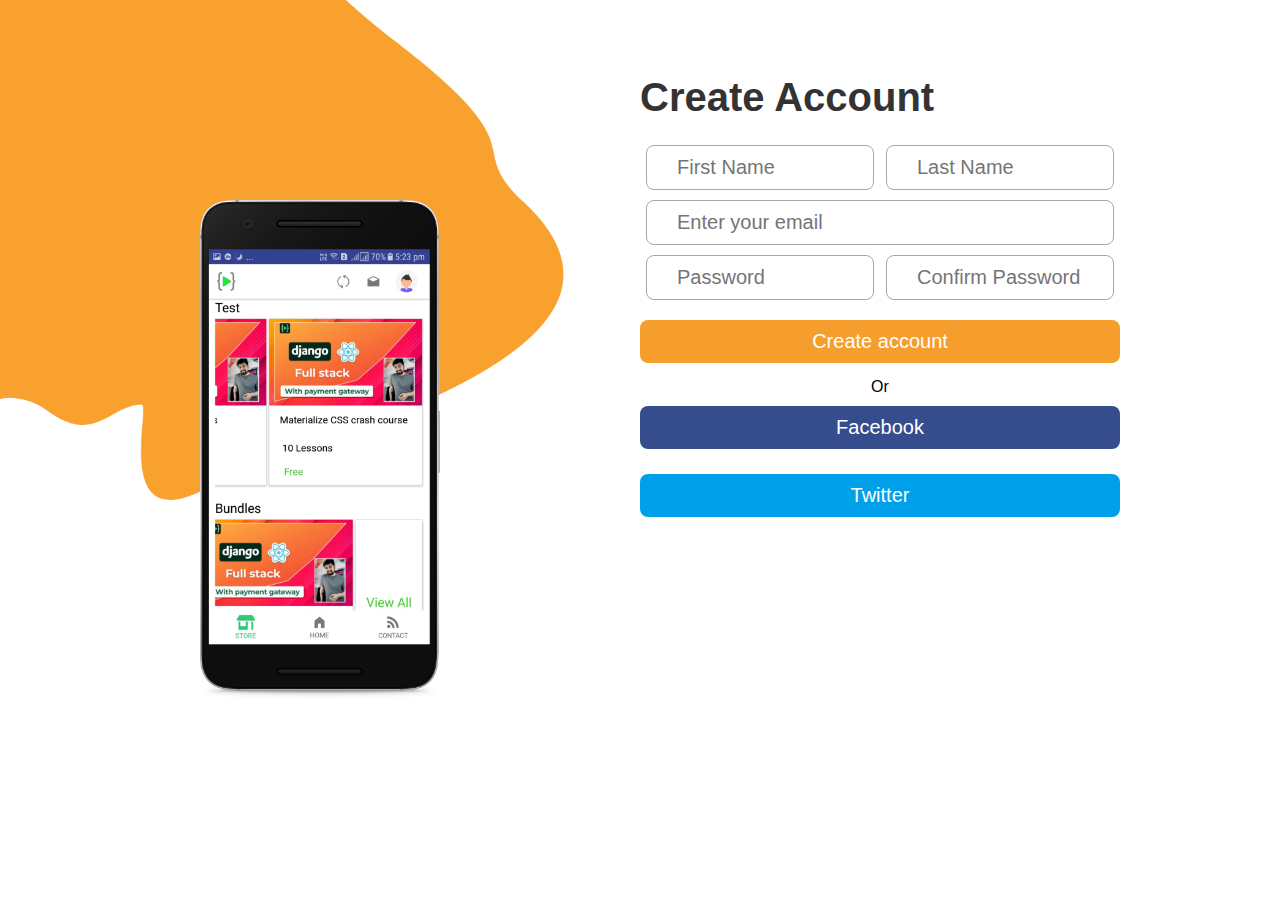
<file: Registration Landing Page/index.html>
<!DOCTYPE html>
<html lang="en">
<head>
    <meta charset="UTF-8">
    <meta http-equiv="X-UA-Compatible" content="IE=edge">
    <meta name="viewport" content="width=device-width, initial-scale=1.0">
    <title>Register page</title>
    <link rel="stylesheet" href="./css/style.css">
   
</head>
<body>
    <main>
        <section class="flex">
            <img src="./images/yellow-blob.png" class="image-top" alt="yellow image">
            <img src="./images/mobile.png" class="mockup" alt="mobile">
        </section>

        <section class="flex form-section flex-column">
            <h1 class="form-header">create account</h1>
            <form action="#" method="post" class="form">
                <div class="row">
                    <input type="text" placeholder="First Name" class="form-input">
                    <input type="text" placeholder="Last Name" class="form-input">
                </div>
                <div class="row">
                    <input type="text" placeholder="Enter your email" class="form-input">
                </div>
                

                <div class="row">
                    <input type="password" placeholder="Password" class="form-input">
                    <input type="password" placeholder="Confirm Password" class="form-input">
                </div>
                <button class="btn btn-submit">Create account</button>
            </form>
            <div class="flex flex-column">
                <div class="divider">Or</div>
                <button class="btn btn-facebook">Facebook</button>
                <button class="btn btn-twitter">Twitter</button>
            </div>
        </section>
    </main>
</body>
</html>
</file>
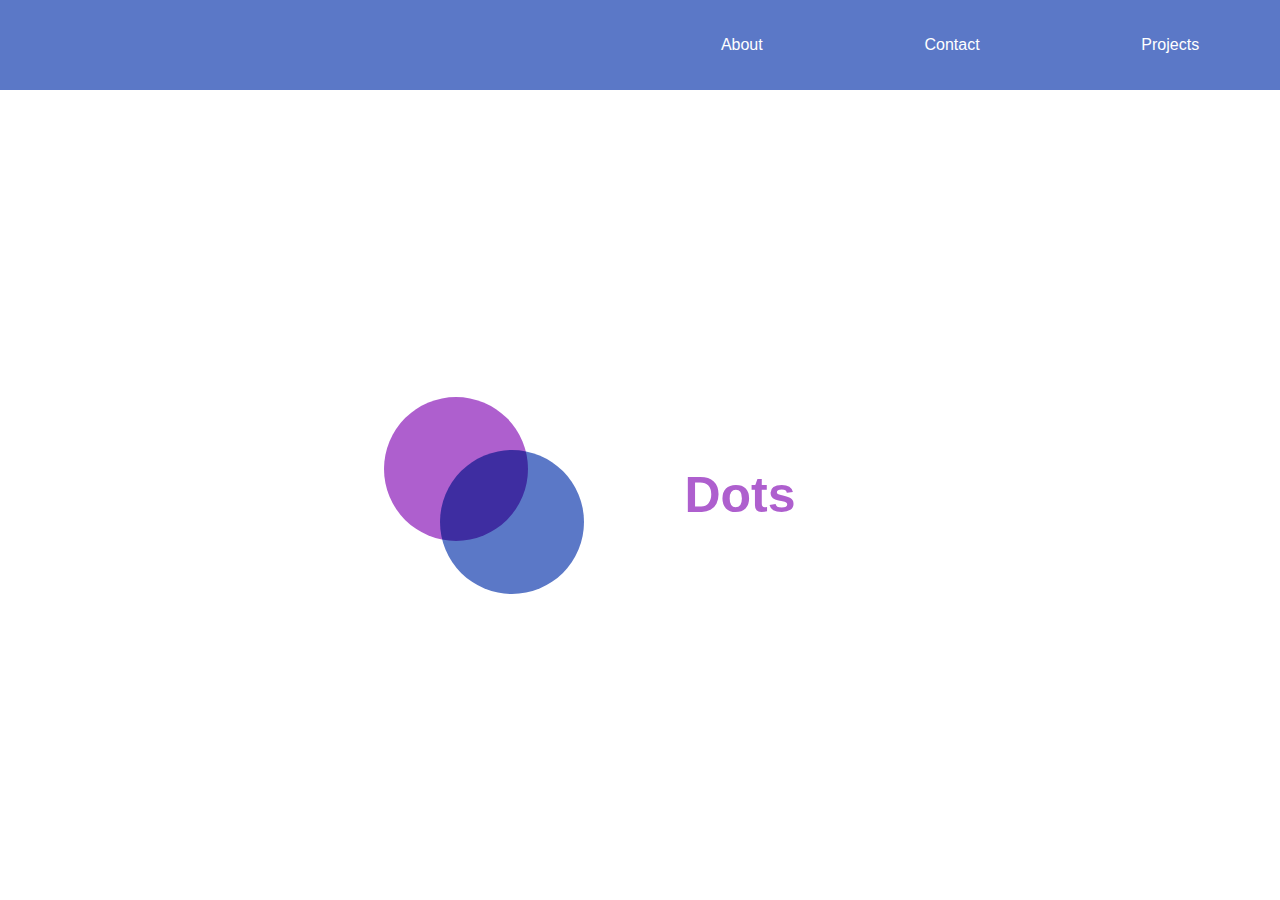
<file: ResponsiveNavbar/index.html>
<!DOCTYPE html>
<html lang="en">
<head>
    <meta charset="UTF-8">
    <meta http-equiv="X-UA-Compatible" content="IE=edge">
    <meta name="viewport" content="width=device-width, initial-scale=1.0">
    <title>Nav Bar Tutorial</title>
    <link rel="stylesheet" href="./style.css">
</head>
<body>
    <nav>
        <div class="hamburger">
            <div class="line"></div>
            <div class="line"></div>
            <div class="line"></div>
        </div>
        <ul class="nav-links">
            <li><a href="#">About</a></li>
            <li><a href="#">Contact</a></li>
            <li><a href="#">Projects</a></li>
        </ul>
    </nav>
    
    <section class="landing">
        <img src="./circles.svg" alt="dots" />
        <h1>Dots</h1>
    </section>
    <script src="./app.js"></script>
</body>
</html>
</file>
<file: Registration Landing Page/css/style.css>
*{
    padding: 0;
    margin: 0;
    outline: 0;
}
body{
    background-color: d5d5d5;
    height: 100vh;
    font-family: 'Roboto', sans-serif;
}

main{
    display: grid;
    grid-template-columns: 1fr 1fr;
    position: relative;
    height: 100%;
}
.flex{
    width: 100%;
    display: flex;
    justify-content: center;
    align-items: center;
}


.image-top{
    position:absolute;
    height: 500px;
    top: 0;
    left: 0;
    z-index: -1;
}

.mockup{
    height: 500px;
}

.form{
    width: 100%;
}

.flex-column{
    flex-direction: column;
}

.form-section{
    justify-content: flex-start;
    align-items: flex-start;
    margin-top: 50px;
    width: 75%;
}

.form-section h1{
    font-size: 40px;
    margin: 25px 0;
    color: #343333;
    text-transform: capitalize;
}

input{
    font-size: 20px;
    padding: 10px 30px;
    border-radius: 8px;
    border: 1px solid #a7a7a7;
    margin-bottom: 15px;
    width: 100%;
    margin: 0px 6px 10px 6px;
}

.row{
    display: flex;
    flex-direction: row;
    justify-content: space-between;
}

.btn{
    width: 100%;
    padding: 10px 0px;
    font-size: 20px;
    color: #FFFFFF;
    background-color: #F59E2E;
    border: none;
    outline: none;
    margin-bottom: 15px;
    border-radius: 8px;
    margin-top: 10px;
}
.btn:hover{
    background-color: #1d1d1d;
}

.btn-facebook{
    background-color: #354c8d;
}

.btn-twitter{
    background-color: #009fe9;
}

@media only screen and (max-width: 600px) {
    .form-section{
        padding: 20px 30px;
    }

    .row{
        flex-direction: column;
    }

    .mockup{
        display: none;
    }

    main{
        grid-template-columns: 1fr;
    }
}
</file>
<file: ResponsiveNavbar/style.css>
*{
    margin: 0;
    padding: 0;
    box-sizing: border-box;
}

body{
    font-family: sans-serif;
}

nav{
    height: 10vh;
    background: #5b78c7;
}

.nav-links{
    display:flex;
    list-style: none;
    /* background: lightcoral; */
    width: 50%;
    height: 100%;
    justify-content: space-around;
    align-items: center;
    margin-left: auto;
}

.nav-links li a{
    color: white;
    text-decoration: none;
    font-size: 16px;
}

.landing{
    height: 90vh;
    /* background: lightcoral; */
    display: flex;
    justify-content: center;
    align-items: center;
}

.landing h1{
    margin: 100px;
    font-size: 50px;
    color: #ae5fce;
}

@media screen and (max-width: 768px) {

    .line{
        width: 30px;
        height: 3px;
        background: white;
        margin: 5px;
    }
    nav{
        position: relative;
    }

    .hamburger{
        position: absolute;
        cursor: pointer;
        right: 5%;
        top: 50%;
        transform: translate(-5%, -50%);
        z-index: 2;
    }

    .nav-links{
        position: fixed;
        background: #5b78c7;
        height: 100vh;
        width: 100%;
        flex-direction: column;
        clip-path: circle(100px at 90% -10%);
        -webkit-clip-path : circle(100px at 90% -10%);
        transition: all 1s ease-out;
        pointer-events: none;
    }
    .nav-links.open{
        clip-path: circle(1000px at 90% -10%);
        -webkit-clip-path : circle(1000px at 90% -10%);
        pointer-events: all;
    }
    .landing{
        flex-direction: column;
    }
    .nav-links li{
        opacity: 0;
    }
    .nav-links li a{
        font-size: 25px;
    }
    .nav-links li:nth-child(1){
        transition: all 0.5s ease 0.2s;
    }
    .nav-links li:nth-child(2){
        transition: all 0.5s ease 0.4s;
    }
    .nav-links li:nth-child(3){
        transition: all 0.5s ease 0.6s;
    }
    li.fade{
        opacity: 1;
    }
    
}
</file>
